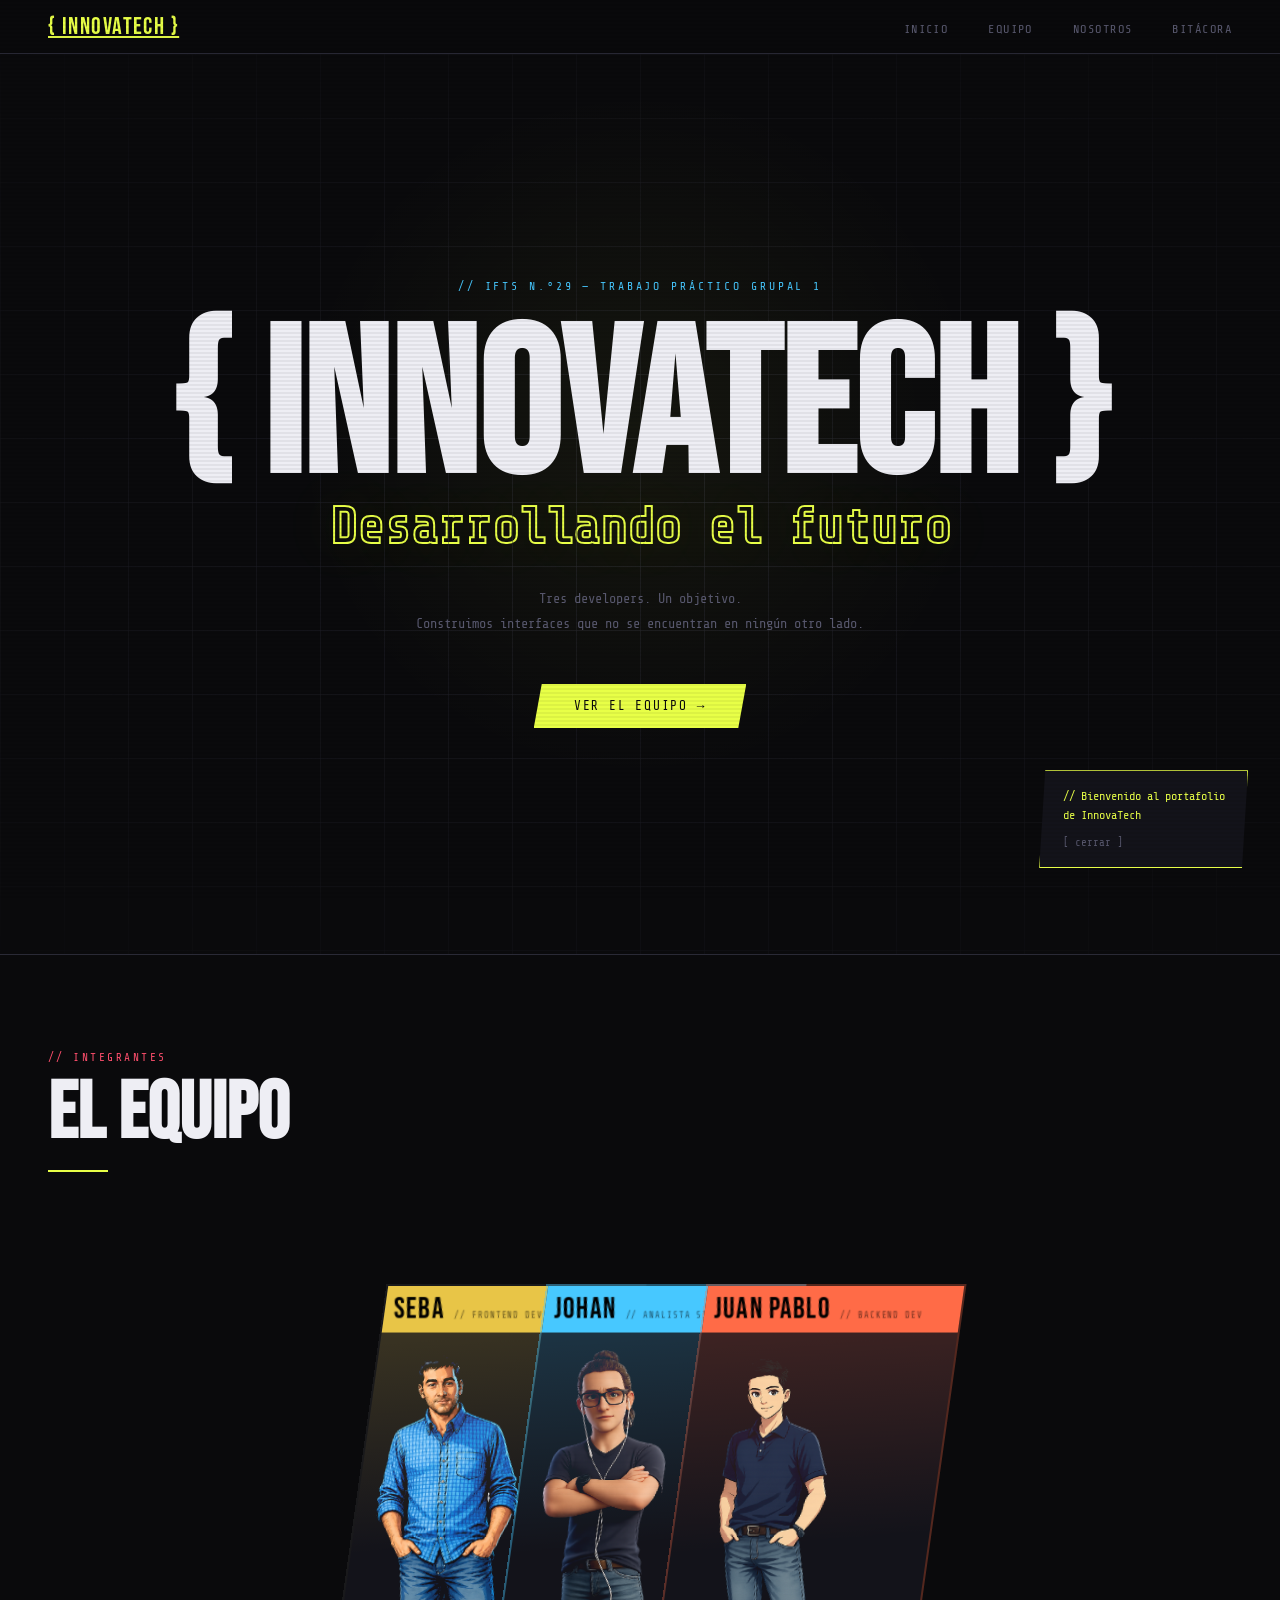
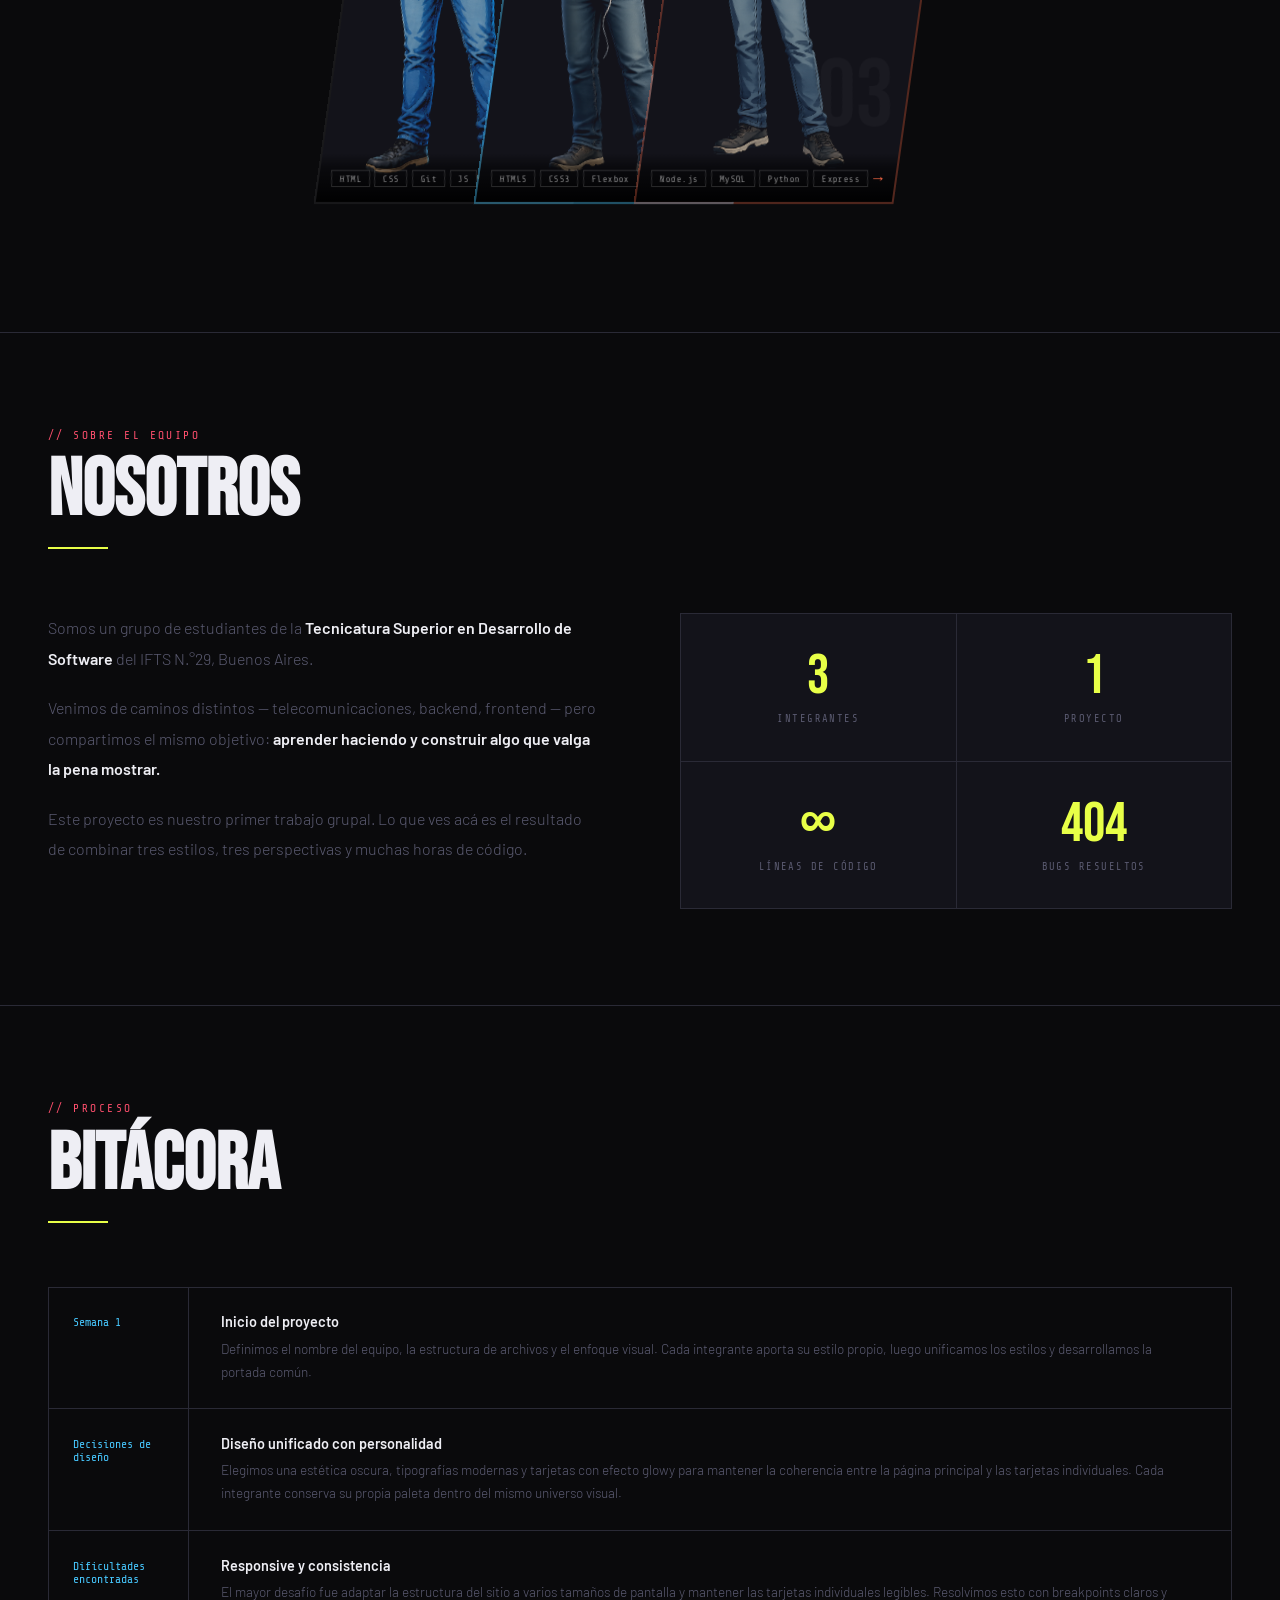
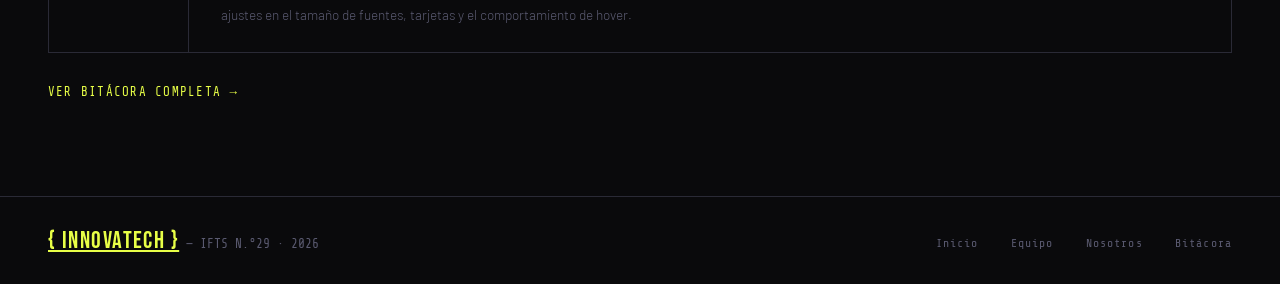
<file: index.html>
<!DOCTYPE html>
<html lang="es">
<head>
  <meta charset="UTF-8" />
  <meta name="viewport" content="width=device-width, initial-scale=1.0" />
  <title>InnovaTech — Portafolio Grupal</title>
  <link rel="preconnect" href="https://fonts.googleapis.com" />
  <link href="https://fonts.googleapis.com/css2?family=Share+Tech+Mono&family=Bebas+Neue&family=Barlow:wght@300;400;600&display=swap" rel="stylesheet" />
  <link rel="stylesheet" href="css/styles.css" />
</head>
<body>
<nav>
    <span><a href="/index.html" class="nav-logo">{ InnovaTech }</a></span>
    <button class="nav-toggle">☰</button>
    <ul class="nav-links">
      <li><a href="/index.html">Inicio</a></li>
      <li><a href="/index.html#equipo">Equipo</a></li>
      <li><a href="/index.html#nosotros">Nosotros</a></li>
      <li><a href="/bitacora.html">Bitácora</a></li>
    </ul>
  </nav>
  <div class="hero">
    <div class="hero-grid"></div>
    <div class="hero-glow"></div>
    <p class="hero-eyebrow">// IFTS N.°29 &mdash; Trabajo Práctico Grupal 1</p>
    <h1 class="hero-title">
      <span class="w1">{ InnovaTech }</span>
    </h1>
    <h2 class="w2h2">Desarrollando el futuro</h2>
    <p class="hero-sub">
      Tres developers. Un objetivo.<br>
      Construimos interfaces que no se encuentran en ningún otro lado.
    </p>
    <a href="/index.html#equipo" class="hero-cta">Ver el equipo →</a>
  </div>
  <section id="equipo">
    <div class="section-wrap">
      <p class="section-label">// integrantes</p>
      <h2 class="section-title">EL EQUIPO</h2>
      <div class="section-divider"></div>

      <div class="cards-stage">

        <!-- SEBA -->
        <a href="seba.html" class="char-card">
          <div class="char-bg"></div>
          <div class="char-banner">
            <span class="char-name">SEBA</span>
            <span class="char-role-badge">// Frontend Dev</span>
          </div>
          <img class="char-avatar" src="img/seba.png" alt="Seba" />
          <span class="char-num">01</span>
          <div class="char-footer">
            <div class="char-tags">
              <span class="char-tag">HTML</span>
              <span class="char-tag">CSS</span>
              <span class="char-tag">Git</span>
              <span class="char-tag">JS</span>
            </div>
            <span class="char-arrow">→</span>
          </div>
        </a>

        <!-- JOHAN -->
        <a href="johan.html" class="char-card">
          <div class="char-bg"></div>
          <div class="char-banner">
            <span class="char-name">JOHAN</span>
            <span class="char-role-badge">// Analista Sistemas</span>
          </div>
          <img class="char-avatar" src="img/johan.png" alt="Johan" />
          <span class="char-num">02</span>
          <div class="char-footer">
            <div class="char-tags">
              <span class="char-tag">HTML5</span>
              <span class="char-tag">CSS3</span>
              <span class="char-tag">Flexbox</span>
              <span class="char-tag">GitHub</span>
            </div>
            <span class="char-arrow">→</span>
          </div>
        </a>

        <!-- JUAN PABLO -->
        <a href="juanpablo.html" class="char-card">
          <div class="char-bg"></div>
          <div class="char-banner">
            <span class="char-name">JUAN PABLO</span>
            <span class="char-role-badge">// Backend Dev</span>
          </div>
          <img class="char-avatar" src="img/juanpablo.png" alt="Juan Pablo" />
          <span class="char-num">03</span>
          <div class="char-footer">
            <div class="char-tags">
              <span class="char-tag">Node.js</span>
              <span class="char-tag">MySQL</span>
              <span class="char-tag">Python</span>
              <span class="char-tag">Express</span>
            </div>
            <span class="char-arrow">→</span>
          </div>
        </a>

      </div>
    </div>
  </section>
  
  <section id="nosotros">
    <div class="section-wrap">
      <p class="section-label">// sobre el equipo</p>
      <h2 class="section-title">NOSOTROS</h2>
      <div class="section-divider"></div>

      <div class="about-grid">
        <div class="about-text">
          <p>Somos un grupo de estudiantes de la <strong>Tecnicatura Superior en Desarrollo de Software</strong> del IFTS N.°29, Buenos Aires.</p>
          <p>Venimos de caminos distintos — telecomunicaciones, backend, frontend — pero compartimos el mismo objetivo: <strong>aprender haciendo y construir algo que valga la pena mostrar.</strong></p>
          <p>Este proyecto es nuestro primer trabajo grupal. Lo que ves acá es el resultado de combinar tres estilos, tres perspectivas y muchas horas de código.</p>
        </div>

        <div class="about-stats">
          <div class="stat">
            <div class="stat-number">3</div>
            <div class="stat-label">Integrantes</div>
          </div>
          <div class="stat">
            <div class="stat-number">1</div>
            <div class="stat-label">Proyecto</div>
          </div>
          <div class="stat">
            <div class="stat-number">∞</div>
            <div class="stat-label">Líneas de código</div>
          </div>
          <div class="stat">
            <div class="stat-number">404</div>
            <div class="stat-label">Bugs resueltos</div>
          </div>
        </div>
      </div>

    </div>
  </section>

  <section id="bitacora">
    <div class="section-wrap">
      <p class="section-label">// proceso</p>
      <h2 class="section-title">BITÁCORA</h2>
      <div class="section-divider"></div>

      <div class="bitacora-list">

        <div class="bita-entry">
          <span class="bita-date">Semana 1</span>
          <div class="bita-content">
            <strong>Inicio del proyecto</strong>
            <p>Definimos el nombre del equipo, la estructura de archivos y el enfoque visual. Cada integrante aporta su estilo propio, luego unificamos los estilos y desarrollamos la portada común.</p>
          </div>
        </div>

        <div class="bita-entry">
          <span class="bita-date">Decisiones de diseño</span>
          <div class="bita-content">
            <strong>Diseño unificado con personalidad</strong>
            <p>Elegimos una estética oscura, tipografías modernas y tarjetas con efecto glowy para mantener la coherencia entre la página principal y las tarjetas individuales. Cada integrante conserva su propia paleta dentro del mismo universo visual.</p>
          </div>
        </div>

        <div class="bita-entry">
          <span class="bita-date">Dificultades encontradas</span>
          <div class="bita-content">
            <strong>Responsive y consistencia</strong>
            <p>El mayor desafío fue adaptar la estructura del sitio a varios tamaños de pantalla y mantener las tarjetas individuales legibles. Resolvímos esto con breakpoints claros y ajustes en el tamaño de fuentes, tarjetas y el comportamiento de hover.</p>
          </div>
        </div>

      </div>
      <a href="bitacora.html" class="bita-link">Ver bitácora completa →</a>
    </div>
  </section>

  <footer>
    <span class="footer-brand"><span><a href="/index.html" class="nav-logo">{ InnovaTech }</a></span> — IFTS N.°29 · 2026</span>
    <ul class="footer-links">
      <li><a href="/index.html#index">Inicio</a></li>
      <li><a href="/index.html#equipo">Equipo</a></li>
      <li><a href="/index.html#nosotros">Nosotros</a></li>
      <li><a href="/bitacora.html">Bitácora</a></li>
    </ul>
  </footer>

  <div id="toast">
    <span>// Bienvenido al portafolio<br>de InnovaTech</span>
    <span id="toast-close">[ cerrar ]</span>
  </div>

  <script src="js/main.js"></script>
</body>
</html>
</file>
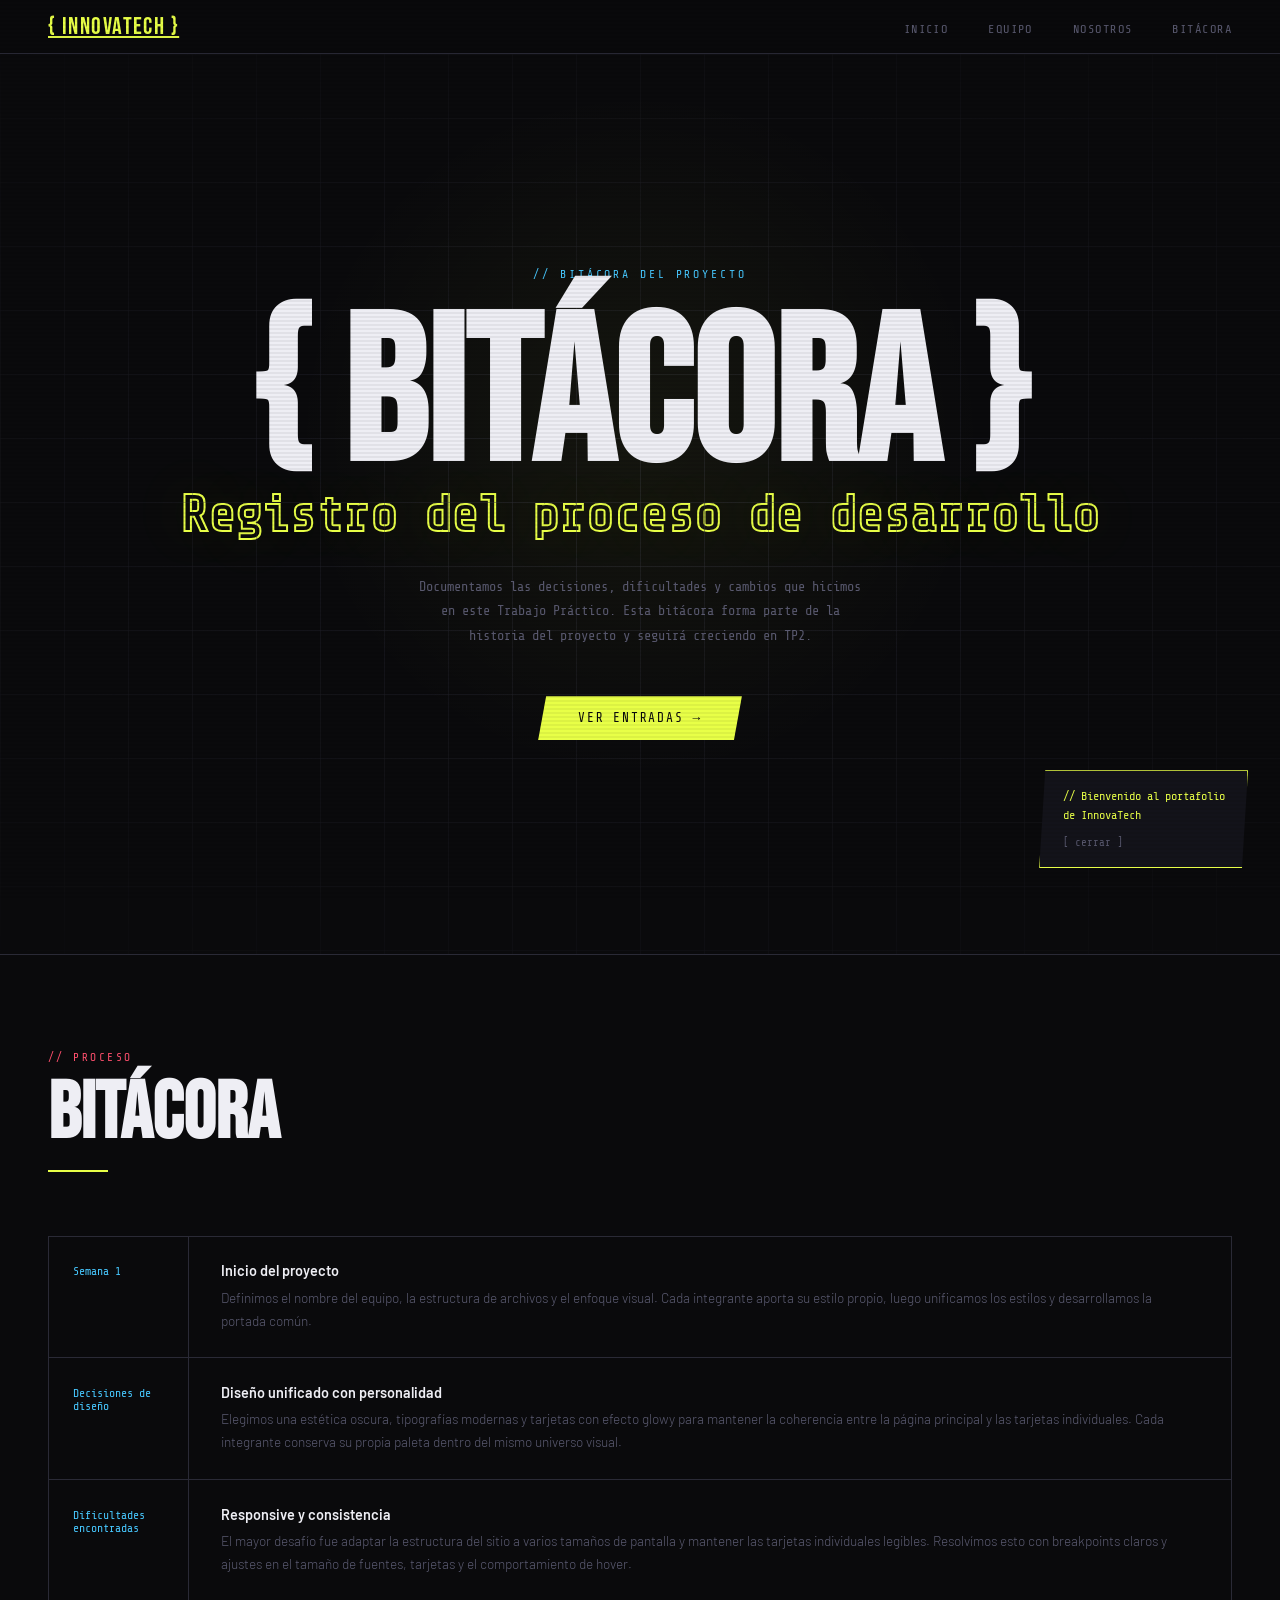
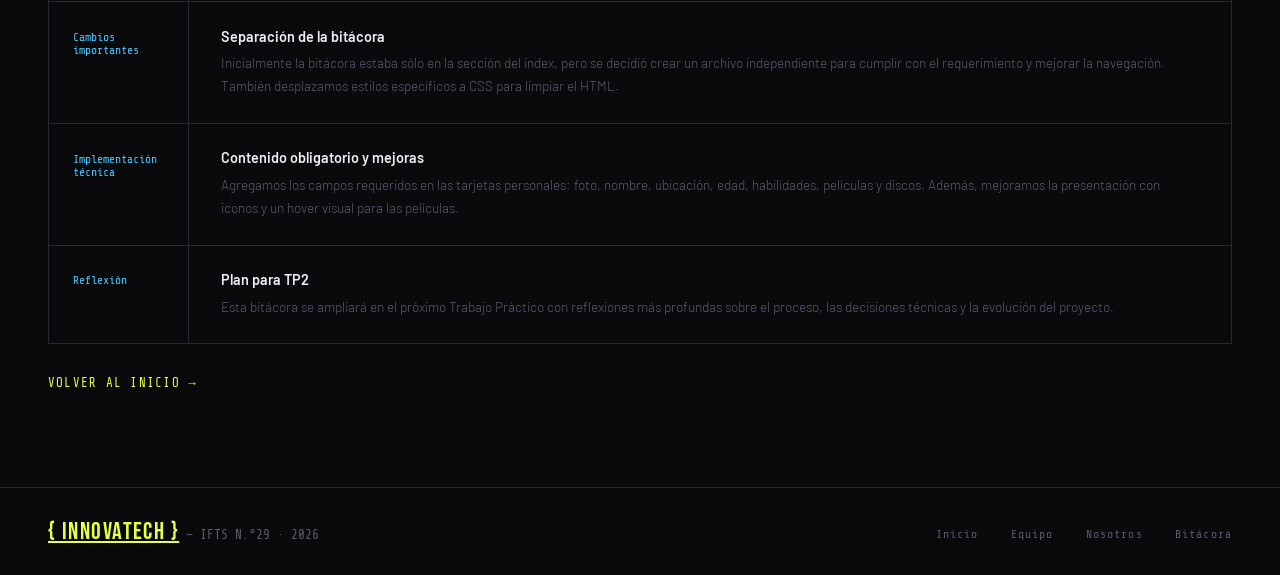
<file: bitacora.html>
﻿<!DOCTYPE html>
<html lang="es">
<head>
  <meta charset="UTF-8" />
  <meta name="viewport" content="width=device-width, initial-scale=1.0" />
  <title>InnovaTech — Bitácora del Proyecto</title>
  <link rel="preconnect" href="https://fonts.googleapis.com" />
  <link href="https://fonts.googleapis.com/css2?family=Share+Tech+Mono&family=Bebas+Neue&family=Barlow:wght@300;400;600&display=swap" rel="stylesheet" />
  <link rel="stylesheet" href="css/styles.css" />
</head>
<body>
<nav>
    <span><a href="/index.html" class="nav-logo">{ InnovaTech }</a></span>
    <button class="nav-toggle">☰</button>
    <ul class="nav-links">
      <li><a href="/index.html">Inicio</a></li>
      <li><a href="/index.html#equipo">Equipo</a></li>
      <li><a href="/index.html#nosotros">Nosotros</a></li>
      <li><a href="/bitacora.html">Bitácora</a></li>
    </ul>
  </nav>

  <div class="hero">
    <div class="hero-grid"></div>
    <div class="hero-glow"></div>
    <p class="hero-eyebrow">// Bitácora del proyecto</p>
    <h1 class="hero-title"><span class="w1">{ Bitácora }</span></h1>
    <h2 class="w2h2">Registro del proceso de desarrollo</h2>
    <p class="hero-sub">Documentamos las decisiones, dificultades y cambios que hicimos en este Trabajo Práctico. Esta bitácora forma parte de la historia del proyecto y seguirá creciendo en TP2.</p>
    <a href="/bitacora.html#bitacora" class="hero-cta">Ver entradas →</a>
  </div>

  <section id="bitacora">
    <div class="section-wrap">
      <p class="section-label">// proceso</p>
      <h2 class="section-title">BITÁCORA</h2>
      <div class="section-divider"></div>

      <div class="bitacora-list">
        <div class="bita-entry">
          <span class="bita-date">Semana 1</span>
          <div class="bita-content">
            <strong>Inicio del proyecto</strong>
            <p>Definimos el nombre del equipo, la estructura de archivos y el enfoque visual. Cada integrante aporta su estilo propio, luego unificamos los estilos y desarrollamos la portada común.</p>
          </div>
        </div>

        <div class="bita-entry">
          <span class="bita-date">Decisiones de diseño</span>
          <div class="bita-content">
            <strong>Diseño unificado con personalidad</strong>
            <p>Elegimos una estética oscura, tipografías modernas y tarjetas con efecto glowy para mantener la coherencia entre la página principal y las tarjetas individuales. Cada integrante conserva su propia paleta dentro del mismo universo visual.</p>
          </div>
        </div>

        <div class="bita-entry">
          <span class="bita-date">Dificultades encontradas</span>
          <div class="bita-content">
            <strong>Responsive y consistencia</strong>
            <p>El mayor desafío fue adaptar la estructura del sitio a varios tamaños de pantalla y mantener las tarjetas individuales legibles. Resolvímos esto con breakpoints claros y ajustes en el tamaño de fuentes, tarjetas y el comportamiento de hover.</p>
          </div>
        </div>

        <div class="bita-entry">
          <span class="bita-date">Cambios importantes</span>
          <div class="bita-content">
            <strong>Separación de la bitácora</strong>
            <p>Inicialmente la bitácora estaba sólo en la sección del index, pero se decidió crear un archivo independiente para cumplir con el requerimiento y mejorar la navegación. También desplazamos estilos específicos a CSS para limpiar el HTML.</p>
          </div>
        </div>

        <div class="bita-entry">
          <span class="bita-date">Implementación técnica</span>
          <div class="bita-content">
            <strong>Contenido obligatorio y mejoras</strong>
            <p>Agregamos los campos requeridos en las tarjetas personales: foto, nombre, ubicación, edad, habilidades, películas y discos. Además, mejoramos la presentación con iconos y un hover visual para las películas.</p>
          </div>
        </div>

        <div class="bita-entry">
          <span class="bita-date">Reflexión</span>
          <div class="bita-content">
            <strong>Plan para TP2</strong>
            <p>Esta bitácora se ampliará en el próximo Trabajo Práctico con reflexiones más profundas sobre el proceso, las decisiones técnicas y la evolución del proyecto.</p>
          </div>
        </div>
      </div>

      <a href="index.html" class="bita-link">Volver al inicio →</a>
    </div>
  </section>

  <footer>
    <span class="footer-brand"><span><a href="/index.html" class="nav-logo">{ InnovaTech }</a></span> — IFTS N.°29 · 2026</span>
    <ul class="footer-links">
      <li><a href="/index.html">Inicio</a></li>
      <li><a href="/index.html#equipo">Equipo</a></li>
      <li><a href="/index.html#nosotros">Nosotros</a></li>
      <li><a href="/bitacora.html">Bitácora</a></li>
    </ul>
  </footer>

  <div id="toast">
    <span>// Bienvenido al portafolio<br>de InnovaTech</span>
    <span id="toast-close">[ cerrar ]</span>
  </div>

  <script src="js/main.js"></script>
</body>
</html>
</file>
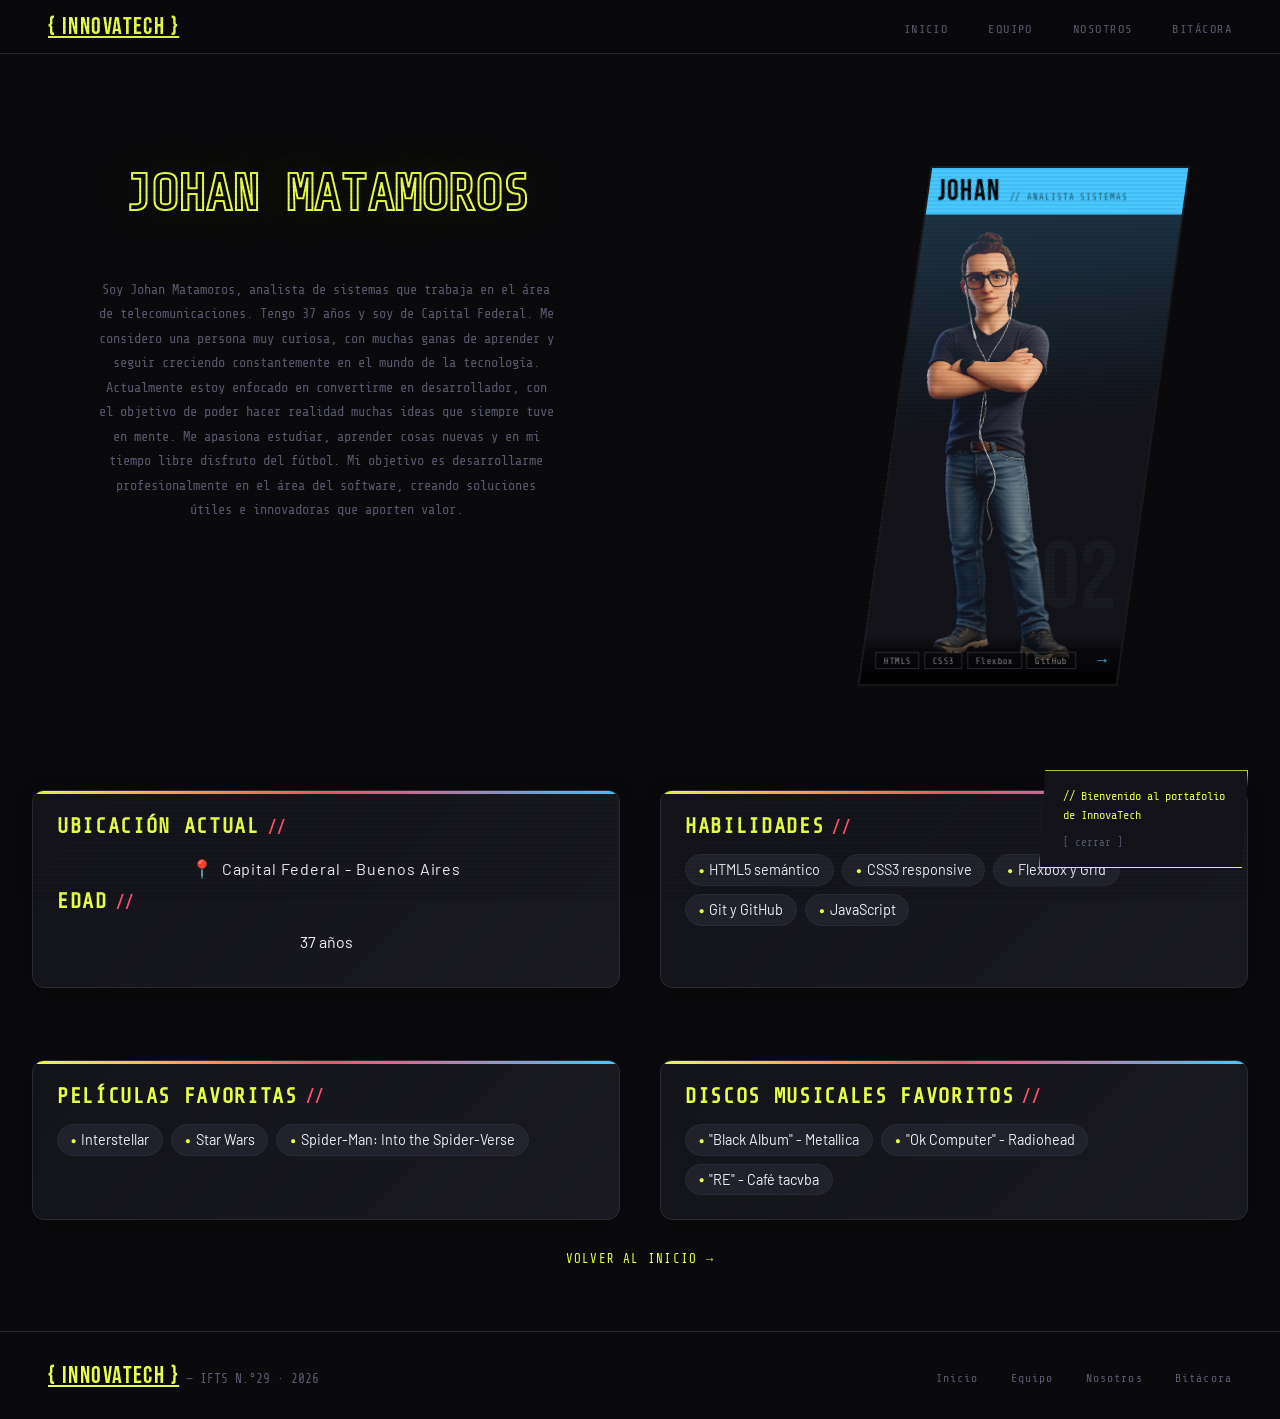
<file: johan.html>
<!DOCTYPE html>
<html lang="es">
<head>
  <meta charset="UTF-8" />
  <meta name="viewport" content="width=device-width, initial-scale=1.0" />
  <title>InnovaTech — Portafolio Grupal - Juan Pablo</title>
  <link rel="preconnect" href="https://fonts.googleapis.com" />
  <link href="https://fonts.googleapis.com/css2?family=Share+Tech+Mono&family=Bebas+Neue&family=Barlow:wght@300;400;600&display=swap" rel="stylesheet" />
  <link rel="stylesheet" href="css/styles.css" />
</head>
<body>
<nav>
    <span><a href="/index.html" class="nav-logo">{ InnovaTech }</a></span>
    <button class="nav-toggle">☰</button>
    <ul class="nav-links">
      <li><a href="/index.html">Inicio</a></li>
      <li><a href="/index.html#equipo">Equipo</a></li>
      <li><a href="/index.html#nosotros">Nosotros</a></li>
      <li><a href="/bitacora.html">Bitácora</a></li>
    </ul>
  </nav>
  <div class="hero">
    <div class="hero-columnas-grid">
      <div class="personal-info">
        <h2 class="w2h2-sub">JOHAN MATAMOROS</h2>
        <p class="hero-sub">
            Soy Johan Matamoros, analista de sistemas que trabaja en el área de telecomunicaciones. Tengo 37 años y soy de Capital Federal. Me considero una persona muy curiosa, con muchas ganas de aprender y seguir creciendo constantemente en el mundo de la tecnología.

            Actualmente estoy enfocado en convertirme en desarrollador, con el objetivo de poder hacer realidad muchas ideas que siempre tuve en mente. Me apasiona estudiar, aprender cosas nuevas y en mi tiempo libre disfruto del fútbol.

            Mi objetivo es desarrollarme profesionalmente en el área del software, creando soluciones útiles e innovadoras que aporten valor.
        </p>
      </div>
      <div class="cards-stage">
        <div class="char-card personal-card-jm">
          <div class="char-bg"></div>
          <div class="char-banner">
            <span class="char-name">JOHAN</span>
            <span class="char-role-badge">// Analista Sistemas</span>
          </div>
          <img class="char-avatar" src="img/johan.png" alt="Johan" />
          <span class="char-num">02</span>
          <div class="char-footer">
            <div class="char-tags">
              <span class="char-tag">HTML5</span>
              <span class="char-tag">CSS3</span>
              <span class="char-tag">Flexbox</span>
              <span class="char-tag">GitHub</span>
            </div>
            <span class="char-arrow">→</span>
          </div>
        </div>
      </div>
      
      <div class="info-section">
        <h3>Ubicación Actual</h3>
        <p class="info-text nav-logo location-title">Capital Federal - Buenos Aires</p>
        <h3>Edad</h3>
        <p class="info-text">37 años</p>
      </div>
      <div class="info-section">
        <h3 class="skills-title">Habilidades</h3>
        <ul>
          <li>HTML5 semántico</li>
          <li>CSS3 responsive</li>
          <li>Flexbox y Grid</li>
          <li>Git y GitHub</li>
          <li>JavaScript</li>
        </ul>
      </div>
      <div class="info-section">
        <h3 class="movies-title">Películas Favoritas</h3>
        <ul>
          <li>Interstellar</li>
          <li>Star Wars</li>
          <li>Spider-Man: Into the Spider-Verse</li>
        </ul>
      </div>
      <div class="info-section">
        <h3 class="music-title">Discos Musicales Favoritos</h3>
        <ul>
          <li>"Black Album" - Metallica</li>
          <li>"Ok Computer" - Radiohead </li>
          <li>"RE" - Café tacvba</li>
        </ul>
      </div>
    </div>
    <a href="index.html" class="bita-link">Volver al inicio →</a>
  </div>
  <footer>
    <span class="footer-brand"><span><a href="/index.html" class="nav-logo">{ InnovaTech }</a></span> — IFTS N.°29 · 2026</span>
    <ul class="footer-links">
      <li><a href="/index.html">Inicio</a></li>
      <li><a href="/index.html#equipo">Equipo</a></li>
      <li><a href="/index.html#nosotros">Nosotros</a></li>
      <li><a href="/bitacora.html">Bitácora</a></li>
    </ul>
  </footer>

  <div id="toast">
    <span>// Bienvenido al portafolio<br>de InnovaTech</span>
    <span id="toast-close">[ cerrar ]</span>
  </div>

  <script src="js/main.js"></script>
</body>
</html>
</file>
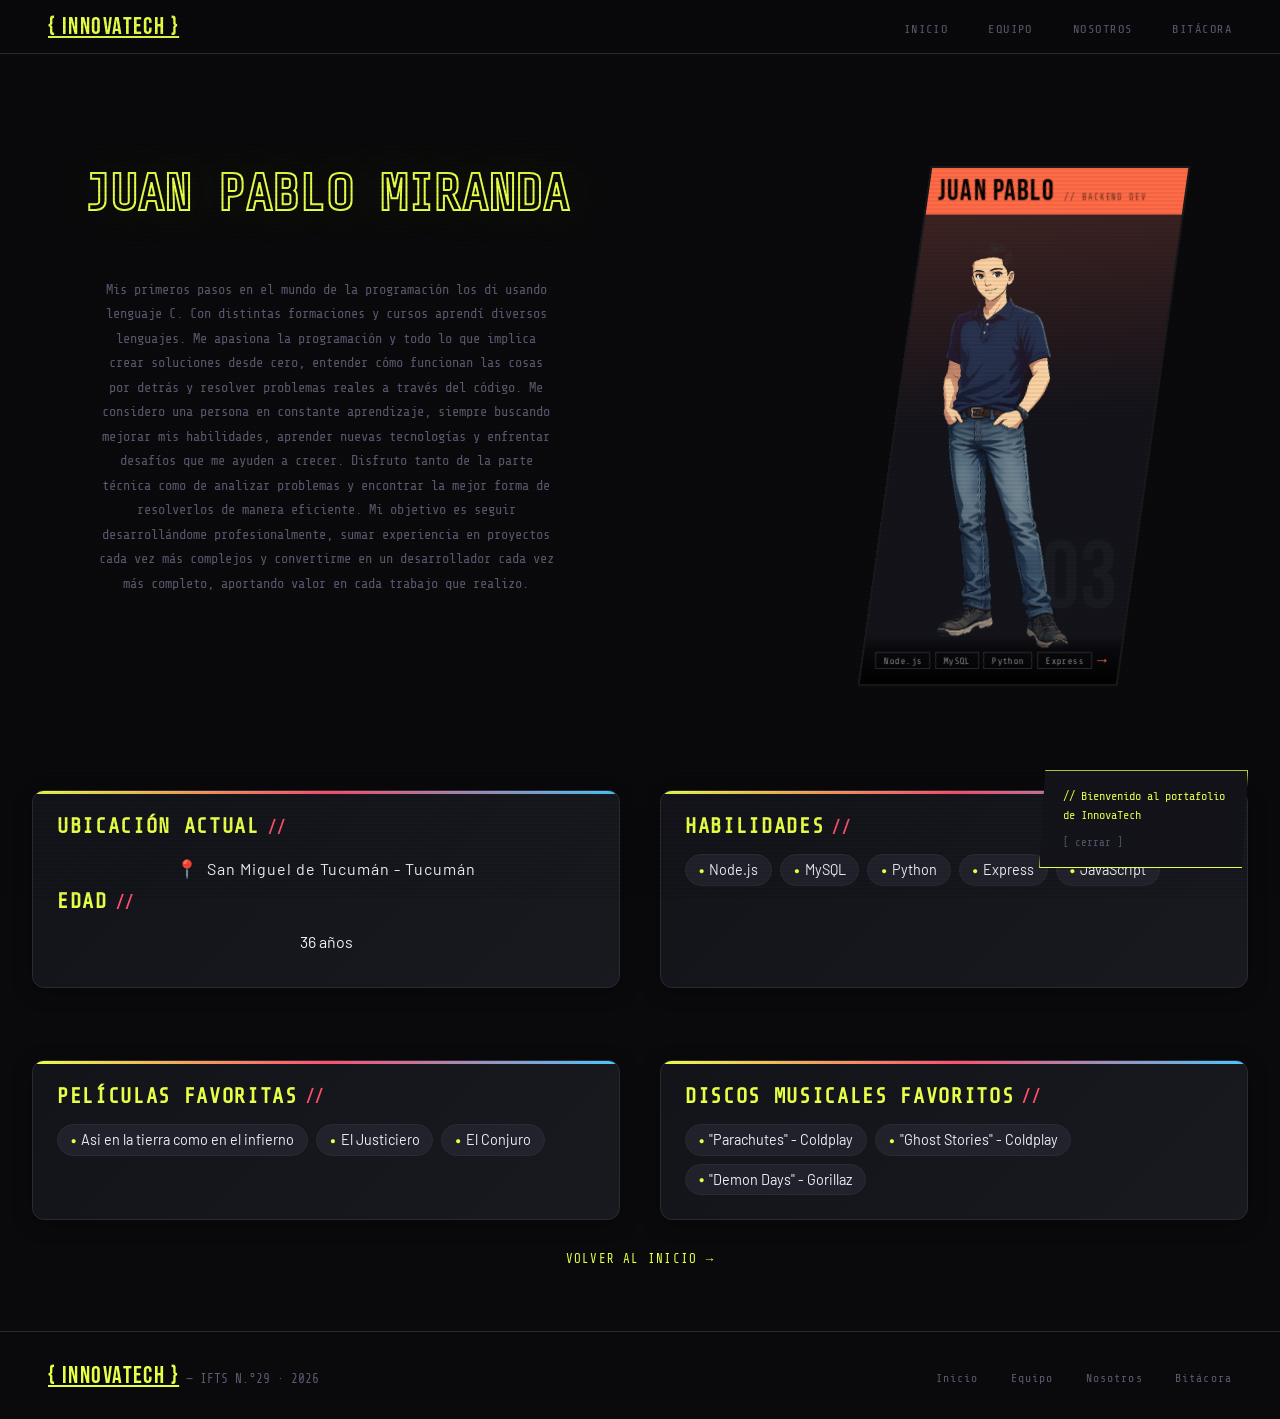
<file: juanpablo.html>
<!DOCTYPE html>
<html lang="es">
<head>
  <meta charset="UTF-8" />
  <meta name="viewport" content="width=device-width, initial-scale=1.0" />
  <title>InnovaTech — Portafolio Grupal - Juan Pablo</title>
  <link rel="preconnect" href="https://fonts.googleapis.com" />
  <link href="https://fonts.googleapis.com/css2?family=Share+Tech+Mono&family=Bebas+Neue&family=Barlow:wght@300;400;600&display=swap" rel="stylesheet" />
  <link rel="stylesheet" href="css/styles.css" />
</head>
<body>
<nav>
    <span><a href="/index.html" class="nav-logo">{ InnovaTech }</a></span>
    <button class="nav-toggle">☰</button>
    <ul class="nav-links">
      <li><a href="/index.html">Inicio</a></li>
      <li><a href="/index.html#equipo">Equipo</a></li>
      <li><a href="/index.html#nosotros">Nosotros</a></li>
      <li><a href="/bitacora.html">Bitácora</a></li>
    </ul>
  </nav>
  <div class="hero">
    <div class="hero-columnas-grid">
      <div class="personal-info">
        <h2 class="w2h2-sub">JUAN PABLO MIRANDA</h2>
        <p class="hero-sub">
          Mis primeros pasos en el mundo de la programación los di usando lenguaje C. Con distintas formaciones y cursos aprendí diversos lenguajes. Me apasiona la programación y todo lo que implica crear soluciones desde cero, entender cómo funcionan las cosas por detrás y resolver problemas reales a través del código. Me considero una persona en constante aprendizaje, siempre buscando mejorar mis habilidades, aprender nuevas tecnologías y enfrentar desafíos que me ayuden a crecer. Disfruto tanto de la parte técnica como de analizar problemas y encontrar la mejor forma de resolverlos de manera eficiente. Mi objetivo es seguir desarrollándome profesionalmente, sumar experiencia en proyectos cada vez más complejos y convertirme en un desarrollador cada vez más completo, aportando valor en cada trabajo que realizo.
        </p>
      </div>
      <div class="cards-stage">
        <div class="char-card personal-card-jp">
          <div class="char-bg"></div>
          <div class="char-banner">
            <span class="char-name">JUAN PABLO</span>
            <span class="char-role-badge">// Backend Dev</span>
          </div>
          <img class="char-avatar" src="img/juanpablo.png" alt="Juan Pablo" />
          <span class="char-num">03</span>
          <div class="char-footer">
            <div class="char-tags">
              <span class="char-tag">Node.js</span>
              <span class="char-tag">MySQL</span>
              <span class="char-tag">Python</span>
              <span class="char-tag">Express</span>
            </div>
            <span class="char-arrow">→</span>
          </div>
        </div>
      </div>
      
      <div class="info-section">
        <h3>Ubicación Actual</h3>
        <p class="info-text nav-logo location-title">San Miguel de Tucumán - Tucumán</p>
        <h3>Edad</h3>
        <p class="info-text">36 años</p>
      </div>
      <div class="info-section">
        <h3 class="skills-title">Habilidades</h3>
        <ul>
          <li>Node.js</li>
          <li>MySQL</li>
          <li>Python</li>
          <li>Express</li>
          <li>JavaScript</li>
        </ul>
      </div>
      <div class="info-section">
        <h3 class="movies-title">Películas Favoritas</h3>
        <ul>
          <li>Asi en la tierra como en el infierno</li>
          <li>El Justiciero</li>
          <li>El Conjuro</li>
        </ul>
      </div>
      <div class="info-section">
        <h3 class="music-title">Discos Musicales Favoritos</h3>
        <ul>
          <li>"Parachutes" - Coldplay</li>
          <li>"Ghost Stories" - Coldplay</li>
          <li>"Demon Days" - Gorillaz</li>
        </ul>
      </div>
    </div>
    <a href="index.html" class="bita-link">Volver al inicio →</a>
  </div>
  <footer>
    <span class="footer-brand"><span><a href="/index.html" class="nav-logo">{ InnovaTech }</a></span> — IFTS N.°29 · 2026</span>
    <ul class="footer-links">
      <li><a href="/index.html">Inicio</a></li>
      <li><a href="/index.html#equipo">Equipo</a></li>
      <li><a href="/index.html#nosotros">Nosotros</a></li>
      <li><a href="/bitacora.html">Bitácora</a></li>
    </ul>
  </footer>

  <div id="toast">
    <span>// Bienvenido al portafolio<br>de InnovaTech</span>
    <span id="toast-close">[ cerrar ]</span>
  </div>

  <script src="js/main.js"></script>
</body>
</html>
</file>
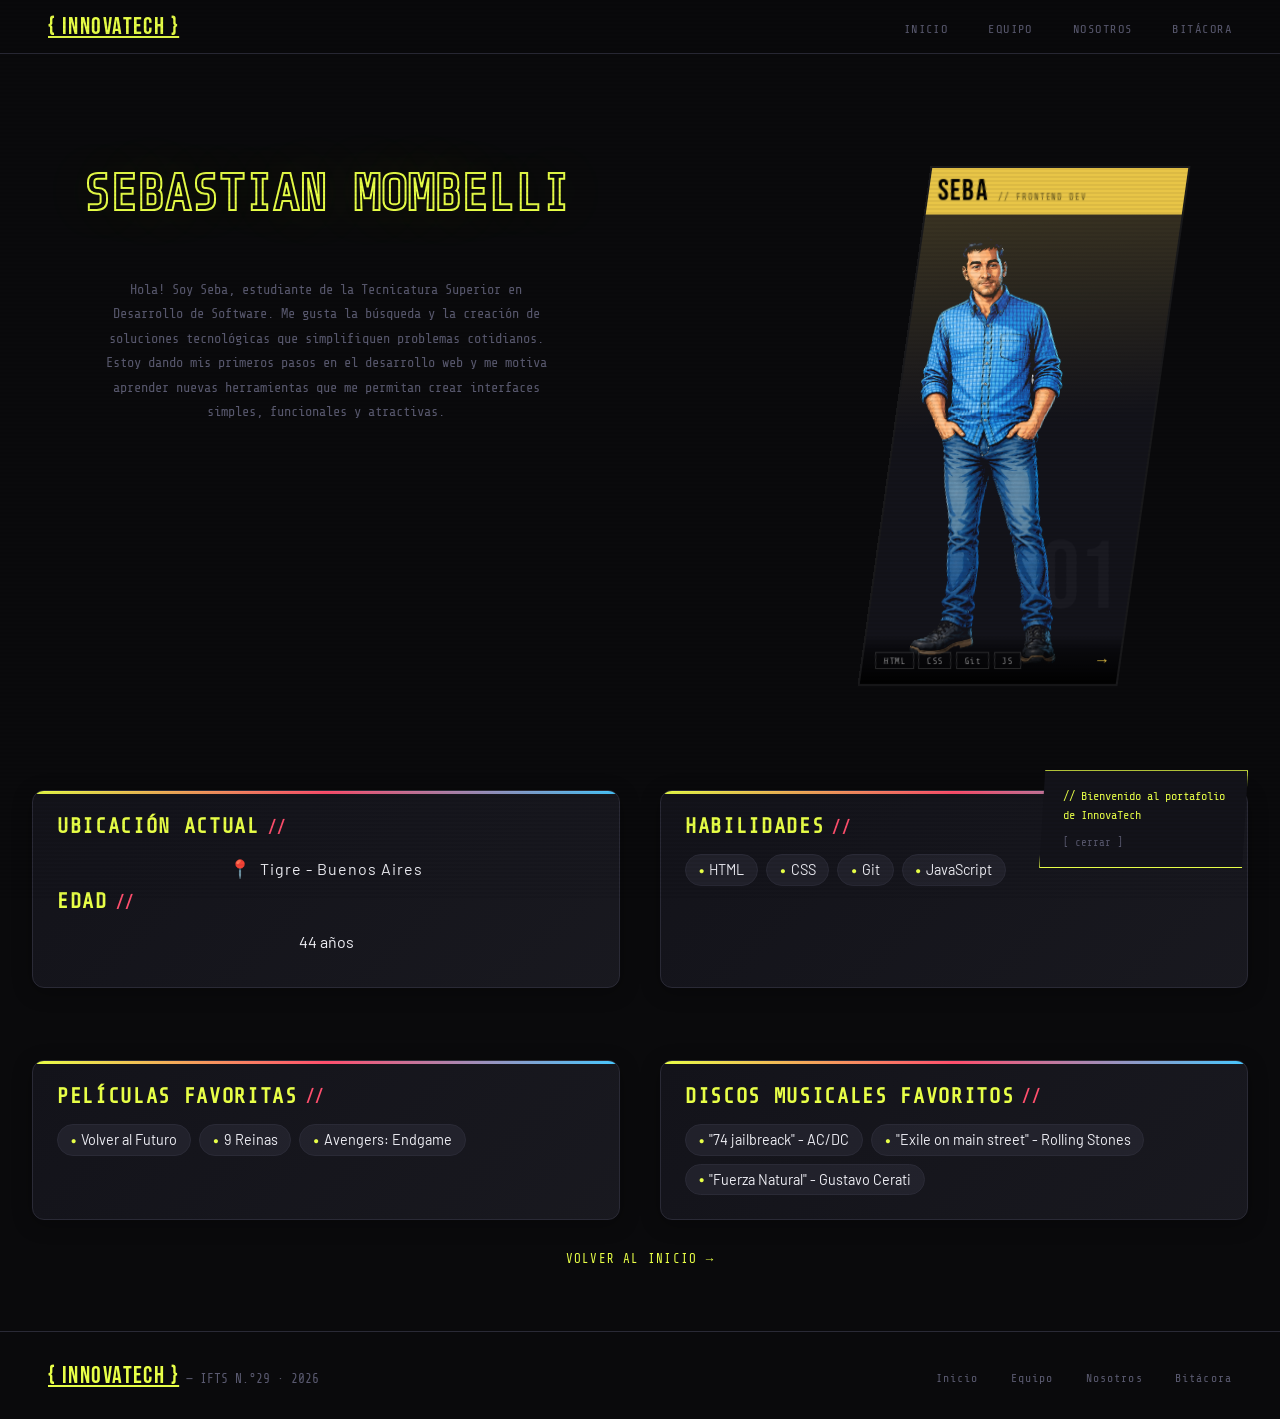
<file: seba.html>
<!DOCTYPE html>
<html lang="es">
<head>
  <meta charset="UTF-8" />
  <meta name="viewport" content="width=device-width, initial-scale=1.0" />
  <title>InnovaTech — Portafolio Grupal - Juan Pablo</title>
  <link rel="preconnect" href="https://fonts.googleapis.com" />
  <link href="https://fonts.googleapis.com/css2?family=Share+Tech+Mono&family=Bebas+Neue&family=Barlow:wght@300;400;600&display=swap" rel="stylesheet" />
  <link rel="stylesheet" href="css/styles.css" />
</head>
<body>
<nav>
    <span><a href="/index.html" class="nav-logo">{ InnovaTech }</a></span>
    <button class="nav-toggle">☰</button>
    <ul class="nav-links">
      <li><a href="/index.html">Inicio</a></li>
      <li><a href="/index.html#equipo">Equipo</a></li>
      <li><a href="/index.html#nosotros">Nosotros</a></li>
      <li><a href="/bitacora.html">Bitácora</a></li>
    </ul>
  </nav>
  <div class="hero">
    <div class="hero-columnas-grid">
      <div class="personal-info">
        <h2 class="w2h2-sub">SEBASTIAN MOMBELLI</h2>
        <p class="hero-sub">
          Hola! Soy Seba, estudiante de la Tecnicatura Superior en Desarrollo de Software. Me gusta la búsqueda y la creación de soluciones tecnológicas que simplifiquen problemas cotidianos. Estoy dando mis primeros pasos en el desarrollo web y me motiva aprender nuevas herramientas que me permitan crear interfaces simples, funcionales y atractivas.
        </p>
      </div>
      <div class="cards-stage">
        <div class="char-card personal-card-sm">
          <div class="char-bg"></div>
          <div class="char-banner">
            <span class="char-name">SEBA</span>
            <span class="char-role-badge">// Frontend Dev</span>
          </div>
          <img class="char-avatar" src="img/seba.png" alt="Seba" />
          <span class="char-num">01</span>
          <div class="char-footer">
            <div class="char-tags">
              <span class="char-tag">HTML</span>
              <span class="char-tag">CSS</span>
              <span class="char-tag">Git</span>
              <span class="char-tag">JS</span>
            </div>
            <span class="char-arrow">→</span>
          </div>
        </div>
      </div>
      
      <div class="info-section">
        <h3>Ubicación Actual</h3>
        <p class="info-text nav-logo location-title">Tigre - Buenos Aires</p>
        <h3>Edad</h3>
        <p class="info-text">44 años</p>
      </div>
      <div class="info-section">
        <h3 class="skills-title">Habilidades</h3>
        <ul>
          <li>HTML</li>
          <li>CSS</li>
          <li>Git</li>
          <li>JavaScript</li>
        </ul>
      </div>
      <div class="info-section">
        <h3 class="movies-title">Películas Favoritas</h3>
        <ul>
          <li>Volver al Futuro</li>
          <li>9 Reinas</li>
          <li>Avengers: Endgame</li>
        </ul>
      </div>
      <div class="info-section">
        <h3 class="music-title">Discos Musicales Favoritos</h3>
        <ul>
          <li>"74 jailbreack" - AC/DC</li>
          <li>"Exile on main street" - Rolling Stones</li>
          <li>"Fuerza Natural" - Gustavo Cerati</li>
        </ul>
      </div>
    </div>
    <a href="index.html" class="bita-link">Volver al inicio →</a>
  </div>
  <footer>
    <span class="footer-brand"><span><a href="/index.html" class="nav-logo">{ InnovaTech }</a></span> — IFTS N.°29 · 2026</span>
    <ul class="footer-links">
      <li><a href="/index.html">Inicio</a></li>
      <li><a href="/index.html#equipo">Equipo</a></li>
      <li><a href="/index.html#nosotros">Nosotros</a></li>
      <li><a href="/bitacora.html">Bitácora</a></li>
    </ul>
  </footer>

  <div id="toast">
    <span>// Bienvenido al portafolio<br>de InnovaTech</span>
    <span id="toast-close">[ cerrar ]</span>
  </div>

  <script src="js/main.js"></script>
</body>
</html>
</file>
<file: css/styles.css>
/* RESET & VARIABLES*/
*, *::before, *::after {
  box-sizing: border-box;
  margin: 0;
  padding: 0;
}

:root {
  --bg:      #0a0a0c;
  --card-bg: #13131a;
  --border:  #2a2a36;
  --accent:  #e8ff47;
  --accent2: #ff4f6d;
  --accent3: #47c8ff;
  --text:    #eeeef4;
  --muted:   #5a5a70;
  --mono:    'Share Tech Mono', monospace;
  --display: 'Bebas Neue', sans-serif;
  --body:    'Barlow', sans-serif;
  --c1: #e8c547;
  --c2: #47c8ff;
  --c3: #ff6b47;
}

html {
  scroll-behavior: smooth;
}

body {
  background: var(--bg);
  color: var(--text);
  font-family: var(--body);
  overflow-x: hidden;
}

body::after {
  content: '';
  position: fixed;
  inset: 0;
  background: repeating-linear-gradient(
    0deg,
    transparent,
    transparent 2px,
    rgba(0,0,0,0.05) 2px,
    rgba(0,0,0,0.05) 4px
  );
  pointer-events: none;
  z-index: 999;
}

.w2h2{
    color: transparent;
    -webkit-text-stroke: 2px var(--accent);
    font-family: var(--mono);
    display: block;
    font-size: 50px;
    text-shadow: 0 0 60px rgba(232,255,71,0.15);
    margin-bottom: 2rem;;
}

.w2h2-sub{
    color: transparent;
    -webkit-text-stroke: 2px var(--accent);
    font-family: var(--mono);
    display: block;
    font-size: 50px;
    text-shadow: 0 0 60px rgba(232,255,71,0.15);
    margin-bottom: 2rem;
    margin-top: 3rem;
}

nav {
  position: sticky;
  top: 0;
  z-index: 100;
  background: rgba(10,10,12,0.93);
  backdrop-filter: blur(16px);
  border-bottom: 1px solid var(--border);
  padding: 0 3rem;
  display: flex;
  align-items: center;
  justify-content: space-between;
  height: 54px;
}

.nav-logo {
  font-family: var(--display);
  font-size: 1.5rem;
  color: var(--accent);
  letter-spacing: 0.06em;
}

.nav-links {
  display: flex;
  gap: 2.5rem;
  list-style: none;
}

.nav-links a {
  font-family: var(--mono);
  font-size: 0.75rem;
  color: var(--muted);
  text-decoration: none;
  letter-spacing: 0.12em;
  text-transform: uppercase;
  transition: color 0.2s;
}

.nav-links a:hover {
  color: var(--accent);
}

.nav-toggle {
  display: none;
  background: none;
  border: none;
  font-size: 1.5rem;
  color: var(--accent);
  cursor: pointer;
}

.hero {
  position: relative;
  min-height: 100vh;
  display: flex;
  flex-direction: column;
  align-items: center;
  justify-content: center;
  text-align: center;
  padding: 4rem 2rem;
  overflow: hidden;
}

.hero-grid {
  position: absolute;
  inset: 0;
  background-image:
    linear-gradient(rgba(42,42,54,0.5) 1px, transparent 1px),
    linear-gradient(90deg, rgba(42,42,54,0.5) 1px, transparent 1px);
  background-size: 64px 64px;
  mask-image: radial-gradient(ellipse 80% 70% at 50% 50%, black, transparent);
}

.hero-glow {
  position: absolute;
  width: 700px;
  height: 700px;
  border-radius: 50%;
  background: radial-gradient(circle, rgba(232,255,71,0.05) 0%, transparent 70%);
  top: 50%;
  left: 50%;
  transform: translate(-50%, -60%);
  pointer-events: none;
}

.hero-eyebrow {
  font-family: var(--mono);
  font-size: 0.72rem;
  color: var(--accent3);
  letter-spacing: 0.25em;
  text-transform: uppercase;
  margin-bottom: 2rem;
  opacity: 0;
  animation: fadeUp 0.6s ease forwards 0.2s;
  position: relative;
}

.hero-title {
  font-family: var(--display);
  font-size: clamp(5rem, 16vw, 13rem);
  line-height: 0.85;
  opacity: 0;
  animation: fadeUp 0.7s ease forwards 0.4s;
  position: relative;
}

.hero-title .w1 {
  color: var(--text);
  display: block;
}

.hero-title .w2 {
  color: transparent;
  -webkit-text-stroke: 2px var(--accent);
  display: block;
  text-shadow: 0 0 60px rgba(232,255,71,0.15);
}

.hero-sub {
  font-family: var(--mono);
  font-size: 0.85rem;
  color: var(--muted);
  line-height: 1.8;
  max-width: 460px;
  margin-bottom: 3rem;
  opacity: 0;
  animation: fadeUp 0.7s ease forwards 0.6s;
  position: relative;
}

.hero-cta {
  display: inline-block;
  font-family: var(--mono);
  font-size: 0.8rem;
  letter-spacing: 0.14em;
  text-transform: uppercase;
  color: var(--bg);
  background: var(--accent);
  padding: 0.9rem 2.5rem;
  text-decoration: none;
  clip-path: polygon(8px 0%, 100% 0%, calc(100% - 8px) 100%, 0% 100%);
  transition: box-shadow 0.2s, transform 0.2s;
  opacity: 0;
  animation: fadeUp 0.7s ease forwards 0.8s;
  position: relative;
}

.hero-cta:hover {
  box-shadow: 0 0 32px rgba(232,255,71,0.4);
  transform: translateY(-2px);
}

@keyframes fadeUp {
  from {
    opacity: 0;
    transform: translateY(24px);
  }
  to {
    opacity: 1;
    transform: translateY(0);
  }
}


#equipo {
  border-top: 1px solid var(--border);
}

.section-wrap {
  max-width: 1300px;
  margin: 0 auto;
  padding: 6rem 3rem;
}

.section-label {
  font-family: var(--mono);
  font-size: 0.7rem;
  color: var(--accent2);
  letter-spacing: 0.22em;
  text-transform: uppercase;
  margin-bottom: 0.6rem;
}

.section-title {
  font-family: var(--display);
  font-size: clamp(2.8rem, 7vw, 5rem);
  color: var(--text);
  line-height: 1;
  margin-bottom: 1rem;
}

.section-divider {
  width: 60px;
  height: 2px;
  background: var(--accent);
  margin-bottom: 4rem;
}

#equipo {
  border-top: 1px solid var(--border);
}

.cards-stage {
  display: flex;
  justify-content: center;
  align-items: flex-end;
  position: relative;
  padding: 3rem 0 2rem;
  margin: 0 -2rem;
}

.char-card {
  position: relative;
  width: 260px;
  height: 520px;
  flex-shrink: 0;
  text-decoration: none;
  color: inherit;
  cursor: pointer;
  overflow: hidden;
  border: 2px solid rgba(255,255,255,0.06);
  transform-style: preserve-3d;
  transition:
    transform 0.35s cubic-bezier(.22,1,.36,1),
    border-color 0.3s,
    box-shadow 0.35s;
}

.char-card::before {
  content: '';
  position: absolute;
  inset: 0;
  background: linear-gradient(175deg, var(--char-color) 0%, transparent 50%);
  opacity: 0.22;
  transition: opacity 0.3s;
  z-index: 0;
}

.char-card:hover::before {
  opacity: 0.4;
}

.char-bg {
  position: absolute;
  inset: 0;
  background: var(--card-bg);
  z-index: -1;
}

.char-card:nth-child(1) {
  --char-color: var(--c1);
  transform: skewX(-8deg) translateX(40px);
  z-index: 1;
  margin-right: -60px;
}

.char-card:nth-child(2) {
  --char-color: var(--c2);
  transform: skewX(-8deg) translateX(0px);
  z-index: 2;
  margin-right: -60px;
  border-color: rgba(71,200,255,0.4);
}

.char-card:nth-child(3) {
  --char-color: var(--c3);
  transform: skewX(-8deg) translateX(-40px);
  z-index: 3;
  border-color: rgba(255,107,71,0.3);
}

.char-card:hover {
  transform: skewX(-2deg) translateY(-24px) scale(1.04) !important;
  z-index: 10 !important;
}

.char-card:nth-child(1):hover {
  border-color: var(--c1);
  box-shadow: 0 0 0 1px var(--c1), 0 24px 60px rgba(232,197,71,0.25);
}

.char-card:nth-child(2):hover {
  border-color: var(--c2);
  box-shadow: 0 0 0 1px var(--c2), 0 24px 60px rgba(71,200,255,0.25);
}

.char-card:nth-child(3):hover {
  border-color: var(--c3);
  box-shadow: 0 0 0 1px var(--c3), 0 24px 60px rgba(255,107,71,0.25);
}

.char-banner {
  position: absolute;
  top: 0;
  left: -10px;
  right: -10px;
  padding: 0.65rem 1.2rem 0.5rem;
  background: var(--char-color);
  z-index: 4;
  display: flex;
  align-items: baseline;
  gap: 0.6rem;
  transform: skewX(8deg);
}

.char-name {
  font-family: var(--display);
  font-size: 1.8rem;
  color: #000;
  letter-spacing: 0.04em;
  line-height: 1;
}

.char-role-badge {
  font-family: var(--mono);
  font-size: 0.56rem;
  color: rgba(0,0,0,0.6);
  letter-spacing: 0.1em;
  text-transform: uppercase;
}

.char-avatar {
  position: absolute;
  bottom: 0;
  left: 50%;
  transform: translateX(-50%) skewX(8deg);
  height: 90%;
  width: auto;
  object-fit: contain;
  object-position: bottom;
  z-index: 2;
  mix-blend-mode: lighten;
  transition: transform 0.35s cubic-bezier(.22,1,.36,1);
  transform-origin: bottom center;
}

.char-card:hover .char-avatar {
  transform: translateX(-50%) skewX(8deg) scale(1.05) translateY(-8px);
}

.char-footer {
  position: absolute;
  bottom: 0;
  left: -10px;
  right: -10px;
  padding: 1rem 1.4rem 0.9rem;
  background: linear-gradient(to top, rgba(0,0,0,0.97) 0%, rgba(0,0,0,0.5) 70%, transparent 100%);
  z-index: 4;
  display: flex;
  align-items: center;
  justify-content: space-between;
  transform: skewX(8deg);
}

.char-tags {
  display: flex;
  flex-wrap: wrap;
  gap: 0.3rem;
}

.char-tag {
  font-family: var(--mono);
  font-size: 0.58rem;
  padding: 0.15rem 0.45rem;
  border: 1px solid rgba(255,255,255,0.15);
  color: rgba(255,255,255,0.5);
  letter-spacing: 0.05em;
}

.char-arrow {
  font-family: var(--mono);
  font-size: 1rem;
  color: var(--char-color);
  transition: transform 0.2s;
}

.char-card:hover .char-arrow {
  transform: translateX(4px);
}

.char-num {
  position: absolute;
  bottom: 3.5rem;
  right: 0.8rem;
  font-family: var(--display);
  font-size: 6rem;
  color: rgba(255,255,255,0.03);
  line-height: 1;
  z-index: 1;
  user-select: none;
  transform: skewX(8deg);
} 

#nosotros {
  border-top: 1px solid var(--border);
}

.about-grid {
  display: grid;
  grid-template-columns: 1fr 1fr;
  gap: 5rem;
  align-items: start;
}

.about-text p {
  font-size: 1rem;
  color: var(--muted);
  line-height: 1.9;
  margin-bottom: 1.2rem;
  font-weight: 300;
}

.about-text p strong {
  color: var(--text);
  font-weight: 600;
}

.about-stats {
  display: grid;
  grid-template-columns: 1fr 1fr;
  gap: 1px;
  background: var(--border);
  border: 1px solid var(--border);
}

.stat {
  background: var(--card-bg);
  padding: 2.2rem;
  text-align: center;
}

.stat-number {
  font-family: var(--display);
  font-size: 3.5rem;
  color: var(--accent);
  line-height: 1;
  margin-bottom: 0.5rem;
}

.stat-label {
  font-family: var(--mono);
  font-size: 0.65rem;
  color: var(--muted);
  letter-spacing: 0.14em;
  text-transform: uppercase;
}

#bitacora {
  border-top: 1px solid var(--border);
}

.bitacora-list {
  display: flex;
  flex-direction: column;
  border: 1px solid var(--border);
}

.bita-entry {
  display: grid;
  grid-template-columns: 140px 1fr;
  border-bottom: 1px solid var(--border);
  transition: background 0.2s;
}

.bita-entry:last-child {
  border-bottom: none;
}

.bita-entry:hover {
  background: var(--card-bg);
}

.bita-date {
  font-family: var(--mono);
  font-size: 0.72rem;
  color: var(--accent3);
  padding: 1.8rem 1.5rem;
  border-right: 1px solid var(--border);
}

.bita-content {
  padding: 1.6rem 2rem;
}

.bita-content strong {
  display: block;
  color: var(--text);
  font-size: 0.9rem;
  margin-bottom: 0.4rem;
  font-weight: 600;
}

.bita-content p {
  color: var(--muted);
  font-size: 0.85rem;
  line-height: 1.7;
  font-weight: 300;
}

.bita-link {
  display: inline-flex;
  align-items: center;
  gap: 0.5rem;
  margin-top: 2rem;
  font-family: var(--mono);
  font-size: 0.78rem;
  letter-spacing: 0.1em;
  text-transform: uppercase;
  color: var(--accent);
  text-decoration: none;
  transition: gap 0.2s;
}

.bita-link:hover {
  gap: 0.9rem;
}

footer {
  border-top: 1px solid var(--border);
  padding: 1.8rem 3rem;
  display: flex;
  align-items: center;
  justify-content: space-between;
}

.footer-brand {
  font-family: var(--mono);
  font-size: 0.8rem;
  color: var(--muted);
}

.footer-brand span {
  color: var(--accent);
}

.footer-links {
  display: flex;
  gap: 2rem;
  list-style: none;
}

.footer-links a {
  font-family: var(--mono);
  font-size: 0.72rem;
  color: var(--muted);
  text-decoration: none;
  letter-spacing: 0.1em;
  transition: color 0.2s;
}

.footer-links a:hover {
  color: var(--accent);
}




#toast {
  position: fixed;
  bottom: 2rem;
  right: 2rem;
  background: var(--card-bg);
  border: 1px solid var(--accent);
  padding: 1rem 1.4rem;
  font-family: var(--mono);
  font-size: 0.75rem;
  color: var(--accent);
  z-index: 50;
  max-width: 260px;
  line-height: 1.6;
  transform: translateY(20px);
  opacity: 0;
  transition: transform 0.4s ease, opacity 0.4s ease;
  clip-path: polygon(6px 0%, 100% 0%, calc(100% - 6px) 100%, 0% 100%);
  pointer-events: none;
}

#toast.visible {
  transform: translateY(0);
  opacity: 1;
  pointer-events: auto;
}

#toast-close {
  display: block;
  margin-top: 0.5rem;
  color: var(--muted);
  font-size: 0.68rem;
  cursor: pointer;
}

@media (max-width: 900px) {
  .cards-stage {
    flex-direction: column;
    align-items: center;
    gap: 1.5rem;
    padding: 1rem 0;
    margin: 0;
  }

  .char-card {
    width: 100%;
    max-width: 320px;
    height: 420px;
    margin: 0 !important;
  }

  .char-card:nth-child(1),
  .char-card:nth-child(2),
  .char-card:nth-child(3) {
    transform: none !important;
  }

  .char-banner,
  .char-footer,
  .char-num {
    transform: none !important;
  }

  .char-avatar {
    transform: translateX(-50%) !important;
  }

  .char-card:hover {
    transform: translateY(-8px) !important;
  }

  .about-grid {
    grid-template-columns: 1fr;
    gap: 2.5rem;
  }

  .section-wrap {
    padding: 4rem 1.5rem;
  }

  nav {
    padding: 0 1.5rem;
  }
}




@media (max-width: 400px) {
  .nav-links {
    position: absolute;
    top: 54px;
    left: 0;
    right: 0;
    background: var(--card-bg);
    flex-direction: column;
    padding: 1rem;
    display: none;
  }

  .nav-links.nav-open {
    display: flex;
  }

  .nav-toggle {
    display: block;
  }

  .hero-title {
    font-size: 4rem;
  }

  .about-stats {
    grid-template-columns: 1fr;
  }

  footer {
    flex-direction: column;
    gap: 1rem;
    text-align: center;
  }

  .bita-entry {
    grid-template-columns: 1fr;
  }

  .bita-date {
    border-right: none;
    border-bottom: 1px solid var(--border);
  }
}





/* Vista Tarjetas personales*/

.personal-info{
    display: flex;
    flex-direction: column;
    align-items: center;
    gap: 1.5rem;
}
.hero-columnas-grid{
    display: grid;
    grid-template-columns: 1fr 1fr;
    gap: 2rem;
}

.info-section {
  margin-top: 2rem;
  padding: 1.5rem;
  background: linear-gradient(135deg, var(--card-bg) 0%, rgba(26,26,33,0.95) 100%);
  border: 1px solid var(--border);
  border-radius: 12px;
  box-shadow: 0 4px 20px rgba(0,0,0,0.3);
  max-width: 600px;
  position: relative;
  overflow: hidden;
}

.info-section::before {
  content: '';
  position: absolute;
  top: 0;
  left: 0;
  right: 0;
  height: 3px;
  background: linear-gradient(90deg, var(--accent), var(--accent2), var(--accent3));
}

.info-section h3 {
  color: var(--accent);
  font-family: var(--mono);
  font-size: 1.3rem;
  margin-bottom: 1rem;
  text-transform: uppercase;
  letter-spacing: 0.08em;
  position: relative;
  display: flex;
  align-items: center;
  gap: 0.5rem;
}

.info-section h3::after {
  content: '//';
  color: var(--accent2);
  font-size: 0.9rem;
}

.location-title::before {
  content: '📍';
  margin-right: 0.5rem;
  font-size: 1.1rem;
}

.info-section p {
  color: var(--text);
  font-family: var(--body);
  line-height: 1.6;
  margin-bottom: 0.5rem;
  font-size: 1rem;
}

.info-section ul {
  list-style: none;
  padding-left: 0;
  display: flex;
  flex-wrap: wrap;
  gap: 0.5rem;
  margin: 0;
}

.info-section li {
  background: rgba(42,42,54,0.6);
  border: 1px solid var(--border);
  border-radius: 20px;
  padding: 0.4rem 0.8rem;
  font-size: 0.9rem;
  color: var(--text);
  font-family: var(--body);
  transition: all 0.3s ease;
  position: relative;
  display: flex;
  align-items: center;
  gap: 0.3rem;
}

.info-section li::before {
  content: '●';
  color: var(--accent);
  font-size: 0.6rem;
  flex-shrink: 0;
}

.info-section li:hover {
  background: rgba(232,255,71,0.1);
  border-color: var(--accent);
  transform: translateY(-2px);
  box-shadow: 0 2px 8px rgba(232,255,71,0.2);
}

.personal-card-sm {
  --char-color: var(--c1) !important;
}

.personal-card-sm:hover {
  transform: none !important;
  border-color: var(--c1);
  box-shadow: 0 0 0 1px var(--c1), 0 24px 60px rgba(255,107,71,0.25);
}

.personal-card-sm:hover .char-avatar {
  transform: translateX(-50%) !important;
}

.personal-card-jm {
  --char-color: var(--c2) !important;
}

.personal-card-jm:hover {
  transform: none !important;
  border-color: var(--c2);
  box-shadow: 0 0 0 1px var(--c2), 0 24px 60px rgba(255,107,71,0.25);
}

.personal-card-jm:hover .char-avatar {
  transform: translateX(-50%) !important;
}

.personal-card-jp {
  --char-color: var(--c3) !important;
}

.personal-card-jp:hover {
  transform: none !important;
  border-color: var(--c3);
  box-shadow: 0 0 0 1px var(--c3), 0 24px 60px rgba(255,107,71,0.25);
}

.personal-card-jp:hover .char-avatar {
  transform: translateX(-50%) !important;
}

@media (max-width: 400px) {
  .hero-columnas-grid {
    grid-template-columns: 1fr;
    gap: 1rem;
  }
  .w2h2-sub {
    font-size: 1.3rem;
    margin-top: 1rem;
    margin-bottom: 1rem;
  }
  .info-section {
    margin-top: 1rem;
    padding: 0.6rem 0.7rem;
    border-radius: 6px;
    max-width: 100%;
  }

  .info-section h3 {
    font-size: 0.9rem;
    margin-bottom: 0.3rem;
  }

  .info-section p {
    font-size: 0.8rem;
    margin-bottom: 0.3rem;
  }

  .info-section li {
    font-size: 0.8rem;
    margin-bottom: 0.3rem;
    padding-left: 0.7rem;
  }
}
@media (max-width: 900px) {
  .hero-columnas-grid {
    grid-template-columns: 1fr;
    gap: 2rem;
  }
  .w2h2-sub {
    font-size: 2.2rem;
    margin-top: 1.5rem;
    margin-bottom: 1rem;
  }
  .info-section {
    margin-top: 1.5rem;
    padding: 1rem;
    max-width: 100%;
  }

  .info-section h3 {
    font-size: 1.1rem;
    margin-bottom: 0.5rem;
  }

  .info-section p, .info-section li {
    font-size: 0.95rem;
  }
}

@media (min-width: 1201px) {
  .hero-columnas-grid {
    grid-template-columns: 1fr 1fr;
    gap: 2.5rem;
  }
}
</file>
